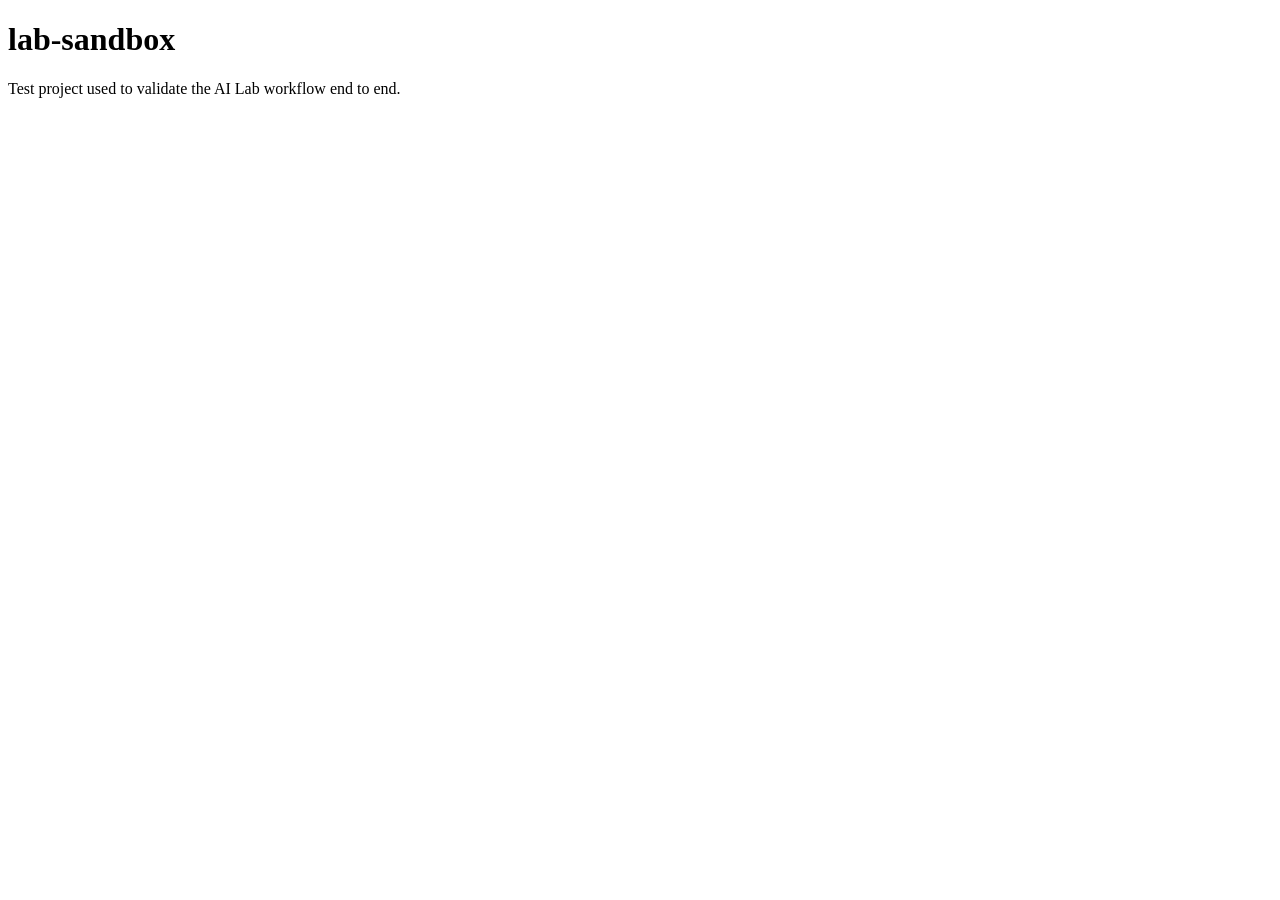
<file: index.html>
<!DOCTYPE html>
<html lang="en">
<head>
  <meta charset="utf-8">
  <meta name="viewport" content="width=device-width, initial-scale=1">
  <title>lab-sandbox</title>
</head>
<body>
  <main>
    <h1>lab-sandbox</h1>
    <p>Test project used to validate the AI Lab workflow end to end.</p>
  </main>
</body>
</html>
</file>
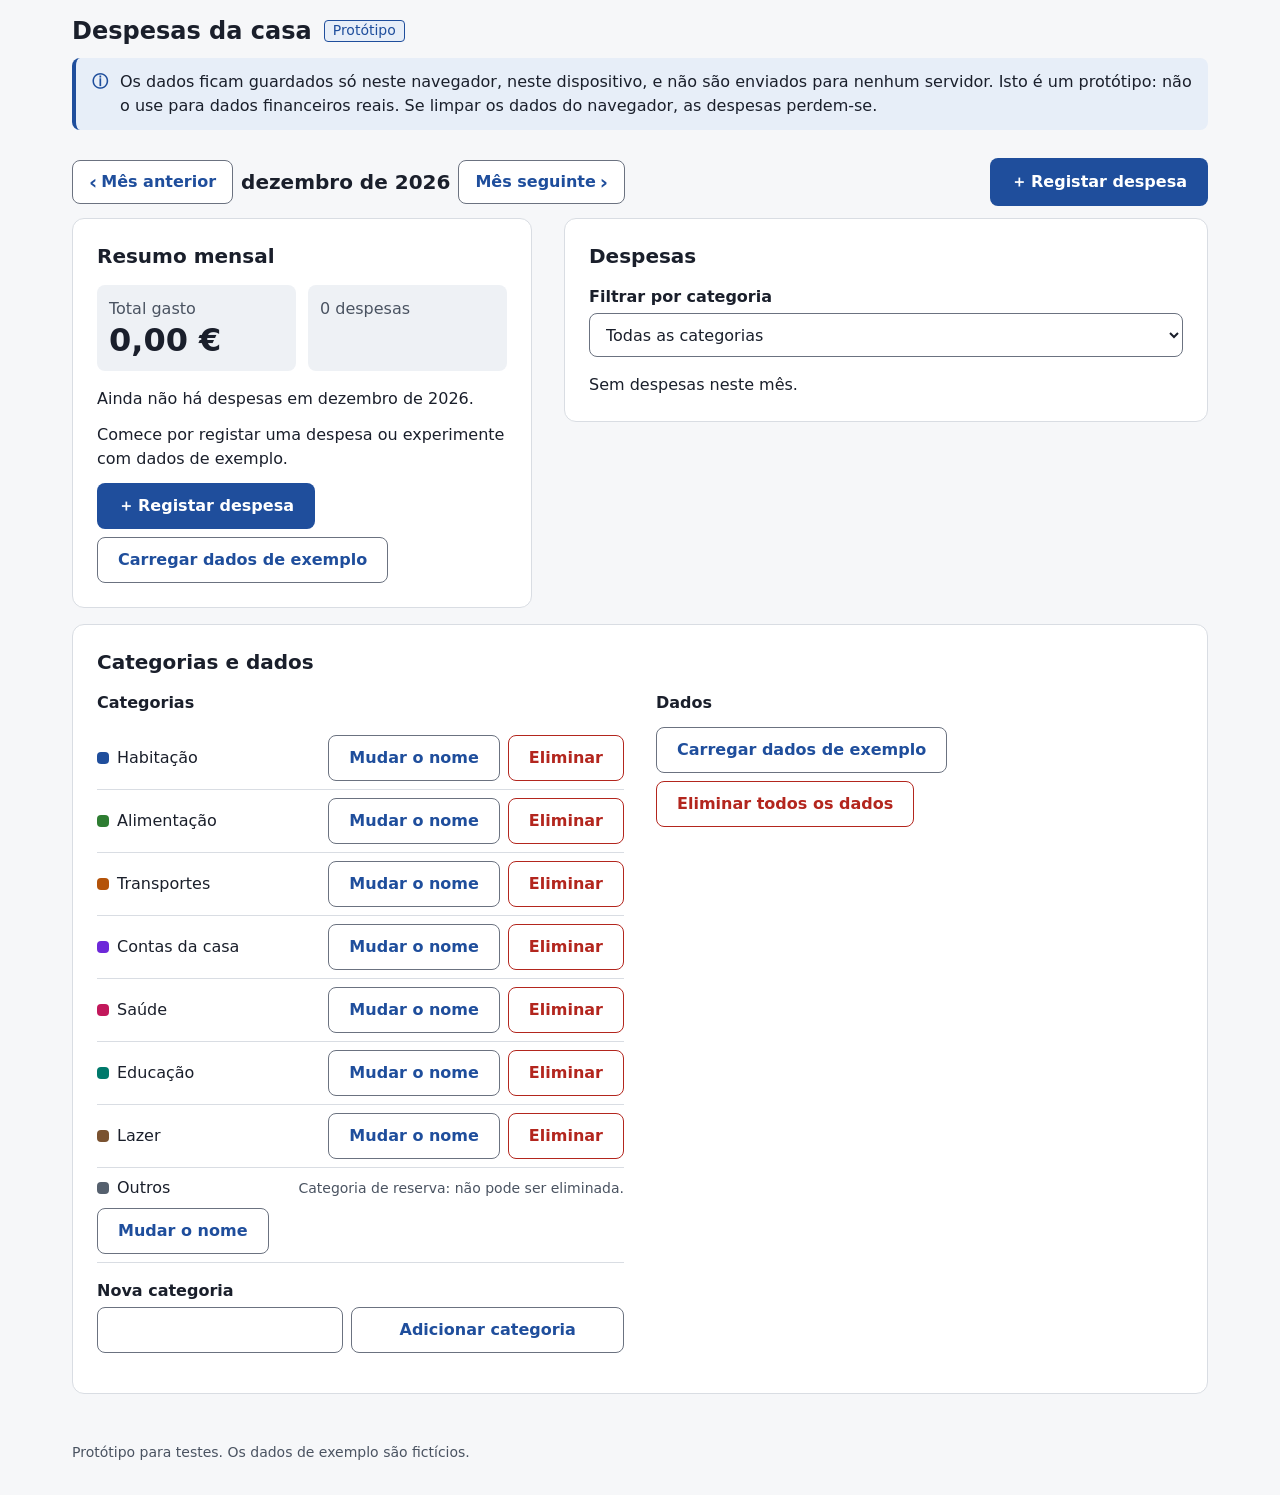
<file: despesas-casa/index.html>
<!doctype html>
<html lang="pt-PT">
<head>
  <meta charset="utf-8">
  <meta name="viewport" content="width=device-width, initial-scale=1">
  <meta http-equiv="Content-Security-Policy" content="default-src 'self'; script-src 'self'; style-src 'self'; img-src 'self' data:; connect-src 'none'; font-src 'self'; object-src 'none'; base-uri 'none'; form-action 'none'">
  <meta name="referrer" content="no-referrer">
  <title>Despesas da casa</title>
  <link rel="stylesheet" href="css/styles.css">
  <script type="module" src="js/app.js"></script>
</head>
<body>
  <a class="skip-link" href="#conteudo">Saltar para o conteúdo principal</a>

  <header class="site-header">
    <div class="container header-inner">
      <h1>Despesas da casa</h1>
      <span class="tag">Protótipo</span>
    </div>
  </header>

  <div class="container banners">
    <aside class="banner banner-notice" aria-label="Aviso sobre os dados">
      <span class="banner-glyph" aria-hidden="true">ⓘ</span>
      <p id="notice-text">Os dados ficam guardados só neste navegador, neste dispositivo, e não são enviados para nenhum servidor. Isto é um protótipo: não o use para dados financeiros reais. Se limpar os dados do navegador, as despesas perdem-se.</p>
    </aside>
    <div class="banner banner-warning" id="banner-unavailable" hidden>
      <span class="banner-glyph" aria-hidden="true">⚠</span>
      <p id="banner-unavailable-text"></p>
    </div>
    <div id="banner-quota-slot"></div>
  </div>

  <main id="conteudo" class="container" tabindex="-1">
    <p id="loading">A carregar…</p>
    <noscript><p>Esta aplicação precisa de JavaScript para funcionar.</p></noscript>

    <section id="corrupt-panel" class="banner banner-error corrupt-panel" aria-labelledby="corrupt-text" hidden>
      <span class="banner-glyph" aria-hidden="true">⚠</span>
      <div>
        <p id="corrupt-text"></p>
        <button type="button" class="btn btn-danger-outline" id="btn-corrupt-reset">Eliminar todos os dados</button>
      </div>
    </section>

    <div id="app" hidden>
      <div class="toolbar">
        <nav class="month-nav" aria-label="Mês">
          <button type="button" class="btn btn-secondary btn-month" id="btn-prev"><span class="glyph" aria-hidden="true">‹</span><span class="btn-month-text">Mês anterior</span></button>
          <p id="mes-atual" class="month-label"></p>
          <button type="button" class="btn btn-secondary btn-month" id="btn-next"><span class="btn-month-text">Mês seguinte</span><span class="glyph" aria-hidden="true">›</span></button>
          <button type="button" class="btn-link" id="btn-current" hidden>Ir para o mês atual</button>
        </nav>
        <button type="button" class="btn btn-primary btn-add" id="btn-add"><span aria-hidden="true">＋ </span>Registar despesa</button>
      </div>
      <p id="status" class="status-line" role="status" aria-live="polite"></p>

      <div class="columns">
        <section class="card" aria-labelledby="h-resumo">
          <h2 id="h-resumo" tabindex="-1">Resumo mensal</h2>
          <div class="summary-cards">
            <div class="summary-card">
              <p class="summary-label">Total gasto</p>
              <p class="summary-total" id="sum-total"></p>
            </div>
            <div class="summary-card">
              <p class="summary-count" id="sum-count"></p>
            </div>
          </div>
          <div class="empty-state" id="sum-empty" hidden>
            <p id="sum-empty-text"></p>
            <p id="sum-first-use" hidden>Comece por registar uma despesa ou experimente com dados de exemplo.</p>
            <div class="empty-actions">
              <button type="button" class="btn btn-primary" id="btn-empty-add"><span aria-hidden="true">＋ </span>Registar despesa</button>
              <button type="button" class="btn btn-secondary" id="btn-empty-sample" hidden>Carregar dados de exemplo</button>
            </div>
          </div>
          <table class="cat-table" id="sum-table" hidden>
            <caption>Por categoria</caption>
            <thead>
              <tr><th scope="col">Categoria</th><th scope="col" class="num">Total</th><th scope="col" class="num">Percentagem</th></tr>
            </thead>
            <tbody id="sum-tbody"></tbody>
          </table>
        </section>

        <section class="card" aria-labelledby="h-despesas">
          <h2 id="h-despesas" tabindex="-1">Despesas</h2>
          <div class="field">
            <label for="filtro">Filtrar por categoria</label>
            <select id="filtro"></select>
          </div>
          <p id="list-sort-hint" class="visually-hidden">Ordenadas da mais recente para a mais antiga.</p>
          <ul class="expense-list" id="lista" aria-describedby="list-sort-hint"></ul>
          <div class="empty-state" id="list-empty" hidden>
            <p id="list-empty-text"></p>
            <button type="button" class="btn-link" id="btn-filter-reset" hidden>Mostrar todas as categorias</button>
          </div>
        </section>
      </div>

      <section class="card settings" aria-labelledby="h-definicoes">
        <h2 id="h-definicoes">Categorias e dados</h2>
        <div class="settings-grid">
          <div>
            <h3 id="h-categorias" tabindex="-1">Categorias</h3>
            <ul class="cat-list" id="cat-list"></ul>
            <form class="cat-add" id="cat-add-form" novalidate>
              <div class="field">
                <label for="cat-new">Nova categoria</label>
                <div class="inline-controls">
                  <input type="text" id="cat-new" autocomplete="off">
                  <button type="submit" class="btn btn-secondary">Adicionar categoria</button>
                </div>
                <p class="field-error" id="cat-new-error" role="alert" hidden></p>
              </div>
            </form>
          </div>
          <div>
            <h3>Dados</h3>
            <div class="data-actions">
              <button type="button" class="btn btn-secondary" id="btn-sample">Carregar dados de exemplo</button>
              <button type="button" class="btn btn-danger-outline" id="btn-reset">Eliminar todos os dados</button>
            </div>
          </div>
        </div>
      </section>
    </div>
  </main>

  <footer class="site-footer">
    <div class="container"><p>Protótipo para testes. Os dados de exemplo são fictícios.</p></div>
  </footer>

  <dialog class="dialog dialog-form" id="dlg-despesa" aria-labelledby="dlg-despesa-title">
    <form id="form-despesa" novalidate>
      <div class="dialog-body">
        <h2 id="dlg-despesa-title">Registar despesa</h2>
        <p class="hint">Todos os campos são obrigatórios, exceto a descrição.</p>
        <p class="form-summary" id="form-summary" role="status"></p>

        <div class="field">
          <label for="f-valor">Valor (€)</label>
          <div class="input-suffix">
            <input type="text" id="f-valor" inputmode="decimal" autocomplete="off" aria-describedby="f-valor-hint">
            <span aria-hidden="true">€</span>
          </div>
          <p class="hint" id="f-valor-hint">Exemplo: 12,50</p>
          <p class="field-error" id="f-valor-error" hidden></p>
        </div>

        <div class="field">
          <label for="f-data">Data</label>
          <input type="date" id="f-data" required>
          <p class="field-error" id="f-data-error" hidden></p>
        </div>

        <div class="field">
          <label for="f-categoria">Categoria</label>
          <select id="f-categoria" required></select>
          <p class="field-error" id="f-categoria-error" hidden></p>
        </div>

        <div class="field">
          <label for="f-descricao">Descrição (opcional)</label>
          <input type="text" id="f-descricao" maxlength="100" autocomplete="off" aria-describedby="f-descricao-count">
          <p class="hint" id="f-descricao-count"></p>
          <p class="field-error" id="f-descricao-error" hidden></p>
        </div>
      </div>
      <div class="dialog-footer">
        <button type="button" class="btn btn-secondary" id="f-cancel">Cancelar</button>
        <button type="submit" class="btn btn-primary" id="f-save">Guardar</button>
      </div>
    </form>
  </dialog>

  <dialog class="dialog" id="dlg-confirmar" aria-labelledby="dlg-confirmar-title" aria-describedby="dlg-confirmar-body">
    <div class="dialog-body">
      <h2 id="dlg-confirmar-title"></h2>
      <div id="dlg-confirmar-body"></div>
    </div>
    <div class="dialog-footer">
      <button type="button" class="btn btn-secondary" id="c-cancel">Cancelar</button>
      <button type="button" class="btn btn-danger" id="c-ok"></button>
    </div>
  </dialog>
</body>
</html>
</file>
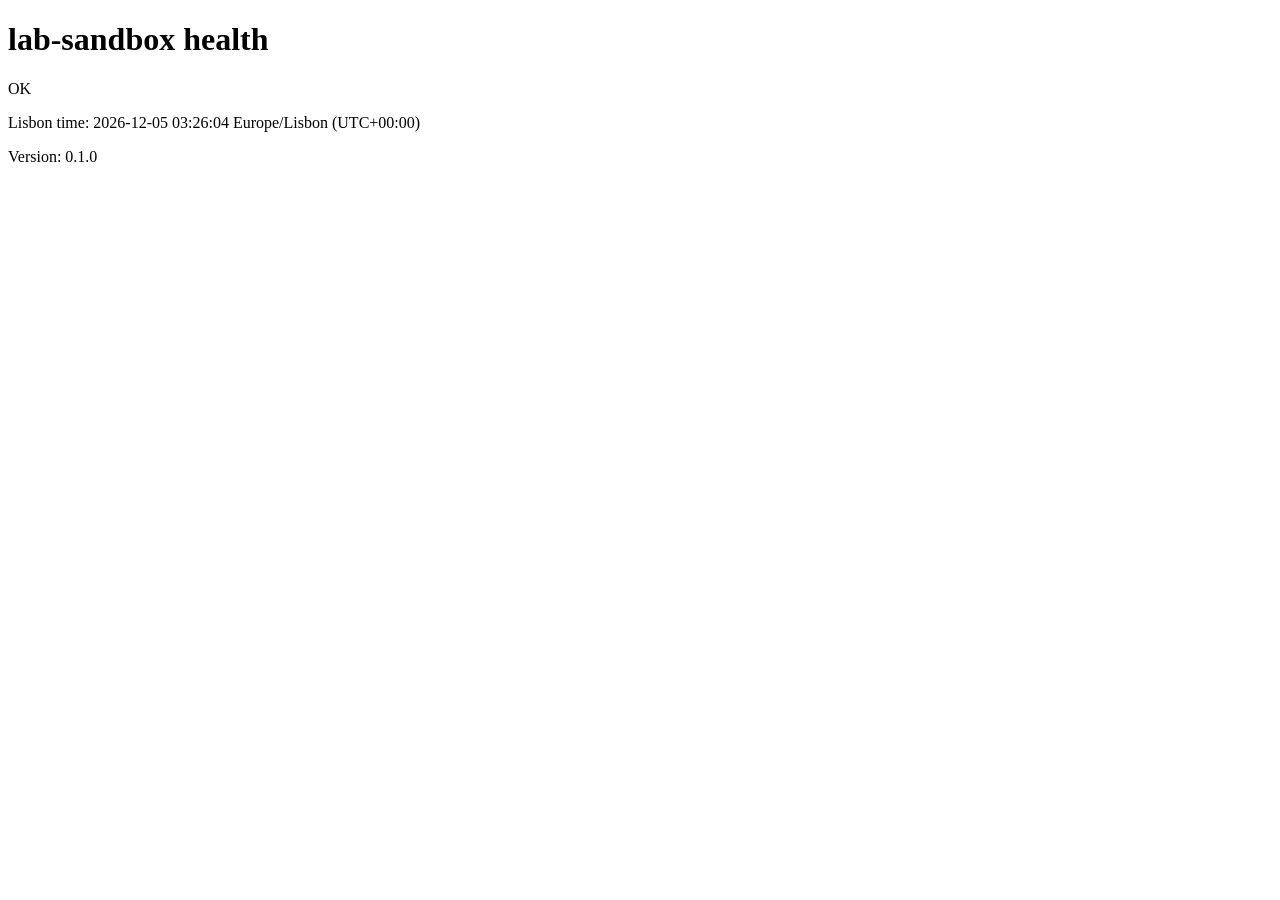
<file: health.html>
<!DOCTYPE html>
<html lang="en">
<head>
  <meta charset="utf-8">
  <meta name="viewport" content="width=device-width, initial-scale=1">
  <title>lab-sandbox – health</title>
</head>
<body>
  <main>
    <h1>lab-sandbox health</h1>
    <p id="status">OK</p>
    <p>Lisbon time: <span id="lisbon-time">–</span></p>
    <p>Version: <span id="version">loading…</span></p>
    <noscript><p>Lisbon time and version require JavaScript.</p></noscript>
  </main>
  <script src="health.js" defer></script>
</body>
</html>
</file>
<file: despesas-casa/css/styles.css>
/* despesas-casa (Issue #3). Tokens from the Azulejo (Designer) handoff §3.
   Mobile-first; breakpoints 40em (640 px) and 64em (1024 px). System fonts only. */

:root {
  /* 3.1 Colour */
  --color-bg: #F6F7F9;
  --color-surface: #FFFFFF;
  --color-surface-sunken: #EEF1F5;
  --color-text: #1A1F2B;
  --color-text-muted: #4A5361;
  --color-border-strong: #6B7280;
  --color-divider: #D9DDE3;
  --color-primary: #1F4E9C;
  --color-primary-hover: #173D7A;
  --color-primary-active: #112E5C;
  --color-primary-soft: #E7EEF8;
  --color-on-primary: #FFFFFF;
  --color-focus: #1F4E9C;
  --color-danger: #B3261E;
  --color-danger-hover: #8C1D18;
  --color-danger-soft: #FCEDEC;
  --color-success: #1D6B3A;
  --color-success-soft: #E6F4EA;
  --color-warning-text: #6B4200;
  --color-warning-soft: #FFF3D6;
  --color-disabled-bg: #E4E7EB;
  --color-disabled-text: #5F6673;

  /* 3.2 Category colours */
  --cat-habitacao: #1F4E9C;
  --cat-alimentacao: #2E7D32;
  --cat-transportes: #B45309;
  --cat-contas-da-casa: #6D28D9;
  --cat-saude: #C2185B;
  --cat-educacao: #00796B;
  --cat-lazer: #7A5230;
  --cat-outros: #55606E;

  /* 3.3 Typography */
  --font-sans: system-ui, -apple-system, "Segoe UI", Roboto, "Noto Sans", "Helvetica Neue", Arial, sans-serif;
  --text-sm: 0.875rem;
  --text-md: 1rem;
  --text-lg: 1.25rem;
  --text-xl: 1.5rem;
  --text-2xl: 2rem;

  /* 3.4 Spacing, radius, elevation, size, motion */
  --space-1: 0.25rem;
  --space-2: 0.5rem;
  --space-3: 0.75rem;
  --space-4: 1rem;
  --space-5: 1.5rem;
  --space-6: 2rem;
  --space-7: 3rem;
  --radius-sm: 4px;
  --radius-md: 8px;
  --radius-lg: 12px;
  --shadow-dialog: 0 8px 24px rgb(26 31 43 / .18);
  --target-min: 44px;
  --content-max: 75rem;
  --focus-ring: 3px solid var(--color-focus);
  --duration: 120ms;
}

@media (prefers-reduced-motion: reduce) {
  :root { --duration: 0ms; }
  *, *::before, *::after { transition: none !important; animation: none !important; }
}

*, *::before, *::after { box-sizing: border-box; }

html { -webkit-text-size-adjust: 100%; }

body {
  margin: 0;
  background: var(--color-bg);
  color: var(--color-text);
  font-family: var(--font-sans);
  font-size: var(--text-md);
  line-height: 1.5;
  overflow-wrap: break-word;
}

h1, h2, h3, p { margin: 0; }
h1 { font-size: var(--text-xl); line-height: 1.25; font-weight: 700; }
h2 { font-size: var(--text-lg); line-height: 1.3; font-weight: 600; margin-bottom: var(--space-4); }
h3 { font-size: var(--text-md); font-weight: 700; margin-bottom: var(--space-3); }
ul { margin: 0; padding: 0; list-style: none; }
[hidden] { display: none !important; }

:focus-visible { outline: var(--focus-ring); outline-offset: 2px; }
h2[tabindex="-1"]:focus, h3[tabindex="-1"]:focus, main:focus { outline: none; }
h2[tabindex="-1"]:focus-visible, h3[tabindex="-1"]:focus-visible { outline: var(--focus-ring); outline-offset: 2px; }

.visually-hidden {
  position: absolute !important;
  width: 1px; height: 1px;
  padding: 0; margin: -1px;
  overflow: hidden; clip: rect(0 0 0 0); clip-path: inset(50%);
  white-space: nowrap; border: 0;
}

.container {
  width: 100%;
  max-width: var(--content-max);
  margin: 0 auto;
  padding-left: var(--space-4);
  padding-right: var(--space-4);
}

/* Skip link: visible only on focus */
.skip-link {
  position: absolute;
  left: var(--space-2);
  top: -100px;
  z-index: 10;
  padding: var(--space-3) var(--space-4);
  background: var(--color-surface);
  color: var(--color-primary);
  border-radius: var(--radius-md);
  min-height: var(--target-min);
}
.skip-link:focus { top: var(--space-2); }

/* Header */
.site-header { padding: var(--space-4) 0 var(--space-3); }
.header-inner { display: flex; flex-wrap: wrap; align-items: center; gap: var(--space-2) var(--space-3); }
.tag {
  font-size: var(--text-sm);
  line-height: 1.4;
  padding: 0 var(--space-2);
  border: 1px solid var(--color-primary);
  border-radius: var(--radius-sm);
  color: var(--color-primary);
  background: var(--color-primary-soft);
}

/* Banners */
.banners { display: grid; gap: var(--space-3); margin-bottom: var(--space-4); }
.banner {
  display: flex;
  gap: var(--space-3);
  align-items: flex-start;
  padding: var(--space-3) var(--space-4);
  border-left: 4px solid;
  border-radius: var(--radius-md);
  color: var(--color-text);
}
.banner-glyph { flex: none; font-weight: 700; }
.banner-notice { background: var(--color-primary-soft); border-left-color: var(--color-primary); }
.banner-notice .banner-glyph { color: var(--color-primary); }
.banner-warning { background: var(--color-warning-soft); border-left-color: var(--color-warning-text); }
.banner-warning .banner-glyph { color: var(--color-warning-text); }
.banner-error { background: var(--color-danger-soft); border-left-color: var(--color-danger); }
.banner-error .banner-glyph { color: var(--color-danger); }
.corrupt-panel p { margin-bottom: var(--space-4); }

/* Buttons */
.btn {
  display: inline-flex;
  align-items: center;
  justify-content: center;
  gap: var(--space-1);
  min-height: var(--target-min);
  min-width: var(--target-min);
  padding: var(--space-3) 1.25rem;
  border: 1px solid transparent;
  border-radius: var(--radius-md);
  font: inherit;
  font-weight: 600;
  line-height: 1.25;
  text-align: center;
  cursor: pointer;
  transition: background-color var(--duration), border-color var(--duration), color var(--duration);
}
.btn-primary { background: var(--color-primary); color: var(--color-on-primary); }
.btn-primary:hover { background: var(--color-primary-hover); }
.btn-primary:active { background: var(--color-primary-active); }
.btn-secondary { background: var(--color-surface); color: var(--color-primary); border-color: var(--color-border-strong); }
.btn-secondary:hover { background: var(--color-surface-sunken); }
.btn-secondary:active { background: var(--color-primary-soft); border-color: var(--color-primary); }
.btn-danger { background: var(--color-danger); color: var(--color-on-primary); }
.btn-danger:hover, .btn-danger:active { background: var(--color-danger-hover); }
.btn-danger-outline { background: var(--color-surface); color: var(--color-danger); border-color: var(--color-danger); }
.btn-danger-outline:hover { background: var(--color-danger-soft); }
.btn-danger-outline:active { background: var(--color-danger-soft); border-width: 2px; }
.btn:disabled { background: var(--color-disabled-bg); color: var(--color-disabled-text); border-color: var(--color-disabled-bg); cursor: not-allowed; }
.btn-link {
  min-height: var(--target-min);
  min-width: var(--target-min);
  padding: var(--space-2) var(--space-1);
  background: none;
  border: 0;
  color: var(--color-primary);
  font: inherit;
  text-decoration: underline;
  text-underline-offset: 2px;
  cursor: pointer;
}
.btn-link:hover { text-decoration-thickness: 2px; }
.btn-link:active { color: var(--color-primary-active); }

/* Toolbar and month navigation */
.toolbar { display: grid; gap: var(--space-3); margin-bottom: var(--space-3); }
.month-nav {
  display: grid;
  grid-template-columns: auto minmax(0, 1fr) auto;
  align-items: center;
  gap: var(--space-2);
}
.month-label { font-size: var(--text-lg); line-height: 1.3; font-weight: 600; text-align: center; }
#btn-current { grid-column: 1 / -1; justify-self: center; }
.btn-month { padding: var(--space-2); }
.btn-month .glyph { font-size: var(--text-lg); line-height: 1; }
.btn-month-text {
  position: absolute; width: 1px; height: 1px; margin: -1px; padding: 0;
  overflow: hidden; clip: rect(0 0 0 0); clip-path: inset(50%); white-space: nowrap; border: 0;
}
.btn-add { width: 100%; min-height: 48px; }

.status-line:empty { display: none; }
.status-line {
  margin-bottom: var(--space-4);
  padding: var(--space-2) var(--space-3);
  background: var(--color-success-soft);
  border-left: 4px solid var(--color-success);
  border-radius: var(--radius-md);
  color: var(--color-text);
}
.status-glyph { color: var(--color-success); font-weight: 700; }

/* Layout */
main { padding-bottom: var(--space-6); }
.columns { display: grid; gap: var(--space-4); grid-template-columns: minmax(0, 1fr); }
.columns > *, .settings-grid > * { min-width: 0; }
.card {
  background: var(--color-surface);
  border: 1px solid var(--color-divider);
  border-radius: var(--radius-lg);
  padding: var(--space-4);
  min-width: 0;
}
.settings { margin-top: var(--space-4); }
.settings-grid { display: grid; gap: var(--space-5); grid-template-columns: minmax(0, 1fr); }

/* Summary */
.summary-cards { display: grid; gap: var(--space-1); margin-bottom: var(--space-4); }
.summary-label { color: var(--color-text-muted); }
.summary-total {
  font-size: 1.75rem;
  line-height: 1.2;
  font-weight: 700;
  font-variant-numeric: tabular-nums;
  white-space: nowrap;
}
.summary-count { color: var(--color-text-muted); font-variant-numeric: tabular-nums; }
.empty-state { display: grid; gap: var(--space-3); justify-items: start; }
.empty-actions { display: flex; flex-wrap: wrap; gap: var(--space-2); }

/* Per-category table: each row is a grid; the CSS bar sits under the row. */
.cat-table { width: 100%; border-collapse: collapse; }
.cat-table caption { text-align: left; font-weight: 700; margin-bottom: var(--space-2); }
.cat-table thead {
  position: absolute; width: 1px; height: 1px; margin: -1px; padding: 0;
  overflow: hidden; clip: rect(0 0 0 0); clip-path: inset(50%); white-space: nowrap; border: 0;
}
.cat-table tr {
  display: grid;
  grid-template-columns: minmax(0, 1fr) auto auto;
  column-gap: var(--space-3);
  align-items: baseline;
}
.cat-table tbody tr { position: relative; padding: var(--space-2) 0 var(--space-4); border-bottom: 1px solid var(--color-divider); }
.cat-table th { text-align: left; font-size: var(--text-sm); color: var(--color-text-muted); font-weight: 600; }
.cat-table td, .cat-table th { padding: 0; min-width: 0; }
.cat-table .num { text-align: right; font-variant-numeric: tabular-nums; white-space: nowrap; }
.cat-name { display: inline-flex; align-items: baseline; gap: var(--space-2); overflow-wrap: anywhere; }
.bar {
  position: absolute;
  left: 0; right: 0; bottom: var(--space-1);
  height: 8px;
  background: var(--color-disabled-bg);
  border-radius: var(--radius-sm);
  overflow: hidden;
}
.bar-fill { display: block; height: 100%; min-width: 2px; background: var(--c); border-radius: var(--radius-sm); }

/* Category colour swatches (derived from id; never the only cue) */
.swatch {
  flex: none;
  display: inline-block;
  width: 12px; height: 12px;
  border-radius: var(--radius-sm);
  background: var(--c);
}
.c-0 { --c: var(--cat-habitacao); }
.c-1 { --c: var(--cat-alimentacao); }
.c-2 { --c: var(--cat-transportes); }
.c-3 { --c: var(--cat-contas-da-casa); }
.c-4 { --c: var(--cat-saude); }
.c-5 { --c: var(--cat-educacao); }
.c-6 { --c: var(--cat-lazer); }
.c-7 { --c: var(--cat-outros); }

/* Fields */
.field { display: grid; gap: var(--space-1); margin-bottom: var(--space-4); min-width: 0; }
.field label { font-weight: 600; }
.hint { font-size: var(--text-sm); line-height: 1.4; color: var(--color-text-muted); }
input[type="text"], input[type="date"], select {
  width: 100%;
  min-width: 0;
  min-height: var(--target-min);
  padding: 10px 12px;
  font: inherit;
  color: var(--color-text);
  background: var(--color-surface);
  border: 1px solid var(--color-border-strong);
  border-radius: var(--radius-md);
  transition: border-color var(--duration);
}
input:hover, select:hover { border-color: var(--color-text); }
input:focus, select:focus { outline: var(--focus-ring); outline-offset: 2px; }
[aria-invalid="true"] { border: 2px solid var(--color-danger); }
.field-error { color: var(--color-danger); font-size: var(--text-sm); line-height: 1.4; font-weight: 600; }
.input-suffix { display: flex; align-items: center; gap: var(--space-2); }
.input-suffix input { flex: 1; }
.inline-controls { display: flex; flex-wrap: wrap; gap: var(--space-2); }
.inline-controls input { flex: 1 1 12rem; width: auto; }
.inline-controls .btn { flex: 1 1 auto; }

/* Expense list */
.expense-list { border-top: 1px solid var(--color-divider); }
.expense-row {
  display: grid;
  grid-template-columns: minmax(0, 1fr) auto;
  grid-template-areas:
    "date amount"
    "desc desc"
    "cat cat"
    "actions actions";
  gap: var(--space-1) var(--space-3);
  padding: var(--space-3) var(--space-2);
  border-bottom: 1px solid var(--color-divider);
}
.expense-row:hover { background: var(--color-primary-soft); }
.row-date { grid-area: date; color: var(--color-text-muted); font-size: var(--text-sm); font-variant-numeric: tabular-nums; }
.row-amount { grid-area: amount; font-weight: 600; text-align: right; white-space: nowrap; font-variant-numeric: tabular-nums; }
.row-desc { grid-area: desc; overflow-wrap: anywhere; min-width: 0; }
.row-desc.is-empty { color: var(--color-text-muted); font-style: italic; }
.row-cat { grid-area: cat; display: inline-flex; align-items: center; gap: var(--space-2); overflow-wrap: anywhere; min-width: 0; }
.row-actions { grid-area: actions; display: grid; grid-template-columns: 1fr 1fr; gap: var(--space-2); margin-top: var(--space-2); }

/* Category management */
.cat-list { margin-bottom: var(--space-4); }
.cat-item { padding: var(--space-2) 0; border-bottom: 1px solid var(--color-divider); }
.cat-line { display: flex; flex-wrap: wrap; align-items: center; gap: var(--space-2) var(--space-3); }
.cat-line .cat-label { display: inline-flex; align-items: center; gap: var(--space-2); flex: 1 1 8rem; min-width: 0; overflow-wrap: anywhere; }
.cat-buttons { display: flex; flex-wrap: wrap; gap: var(--space-2); }
.cat-reserved { color: var(--color-text-muted); font-size: var(--text-sm); }
.cat-item .field { margin-bottom: 0; }
.cat-item .field-error { margin-top: var(--space-1); }
.data-actions { display: grid; gap: var(--space-2); }

/* Dialogs */
.dialog {
  padding: 0;
  border: 0;
  color: var(--color-text);
  background: var(--color-surface);
  width: 100%;
  max-width: 100%;
  max-height: 100dvh;
  margin: auto;
}
.dialog::backdrop { background: rgb(26 31 43 / .5); }
.dialog-body { padding: var(--space-4); }
.dialog-body h2 { margin-bottom: var(--space-2); }
.dialog-body > .hint { margin-bottom: var(--space-4); }
#dlg-confirmar-body p + p { margin-top: var(--space-2); }
.dialog-footer {
  display: grid;
  grid-template-columns: 1fr 1fr;
  gap: var(--space-2);
  padding: var(--space-3) var(--space-4);
  background: var(--color-surface);
  border-top: 1px solid var(--color-divider);
}
.form-summary:empty { display: none; }
.form-summary { margin-bottom: var(--space-4); color: var(--color-danger); font-weight: 600; }
.dialog-form { height: 100dvh; margin: 0; }
.dialog-form[open] { display: flex; flex-direction: column; }
.dialog-form form { display: flex; flex-direction: column; min-height: 100%; }
.dialog-form .dialog-body { flex: 1; }
.dialog-form .dialog-footer { position: sticky; bottom: 0; }

/* Footer */
.site-footer { padding: var(--space-4) 0 var(--space-6); color: var(--color-text-muted); font-size: var(--text-sm); }

/* ≥ 640 px */
@media (min-width: 40em) {
  .container { padding-left: var(--space-5); padding-right: var(--space-5); max-width: 48rem; }
  .btn-month { padding: var(--space-2) var(--space-4); }
  .btn-month-text { position: static; width: auto; height: auto; margin: 0; overflow: visible; clip: auto; clip-path: none; white-space: normal; }
  .card { padding: var(--space-5); }
  .summary-total { font-size: var(--text-2xl); }
  .summary-cards { grid-template-columns: 1fr 1fr; gap: var(--space-3); }
  .summary-card { padding: var(--space-3); background: var(--color-surface-sunken); border-radius: var(--radius-md); }
  .cat-table thead { position: static; width: auto; height: auto; margin: 0; overflow: visible; clip: auto; clip-path: none; white-space: normal; }
  .cat-table tr { grid-template-columns: minmax(0, 1fr) 8.5rem 6.5rem; }
  .cat-table thead tr { padding-bottom: var(--space-1); border-bottom: 1px solid var(--color-divider); }
  .expense-row {
    grid-template-areas:
      "date amount"
      "desc cat"
      "actions actions";
    grid-template-columns: minmax(0, 1fr) auto;
  }
  .row-cat { justify-self: end; }
  .row-actions { display: flex; justify-content: flex-end; }
  .dialog { width: calc(100% - 2 * var(--space-5)); max-width: 32rem; border-radius: var(--radius-lg); box-shadow: var(--shadow-dialog); max-height: calc(100dvh - 2 * var(--space-5)); overflow: auto; }
  .dialog-form { height: auto; margin: auto; }
  .dialog-form[open] { display: block; }
  .dialog-form .dialog-footer { position: static; }
  .dialog-footer { display: flex; justify-content: flex-end; }
  .data-actions { display: flex; flex-wrap: wrap; }
}

/* ≥ 1024 px */
@media (min-width: 64em) {
  .container { max-width: var(--content-max); padding-left: var(--space-6); padding-right: var(--space-6); }
  .toolbar { grid-template-columns: minmax(0, 1fr) auto; align-items: center; }
  .month-nav { display: flex; flex-wrap: wrap; justify-content: flex-start; }
  #btn-current { justify-self: auto; }
  .btn-add { width: auto; }
  .columns { grid-template-columns: minmax(0, 5fr) minmax(0, 7fr); gap: var(--space-6); align-items: start; }
  .settings-grid { grid-template-columns: minmax(0, 1fr) minmax(0, 1fr); gap: var(--space-6); }
  .expense-row {
    grid-template-columns: 7.5rem minmax(0, 1fr) auto auto;
    grid-template-areas:
      "date desc amount actions"
      "date cat amount actions";
    align-items: center;
  }
  .row-cat { justify-self: start; }
  .row-actions { margin-top: 0; }
}

@media (forced-colors: active) {
  .bar-fill, .swatch { background: CanvasText; forced-color-adjust: none; }
  .bar { border: 1px solid CanvasText; }
  .btn, input, select { border: 1px solid ButtonText; }
}
</file>
